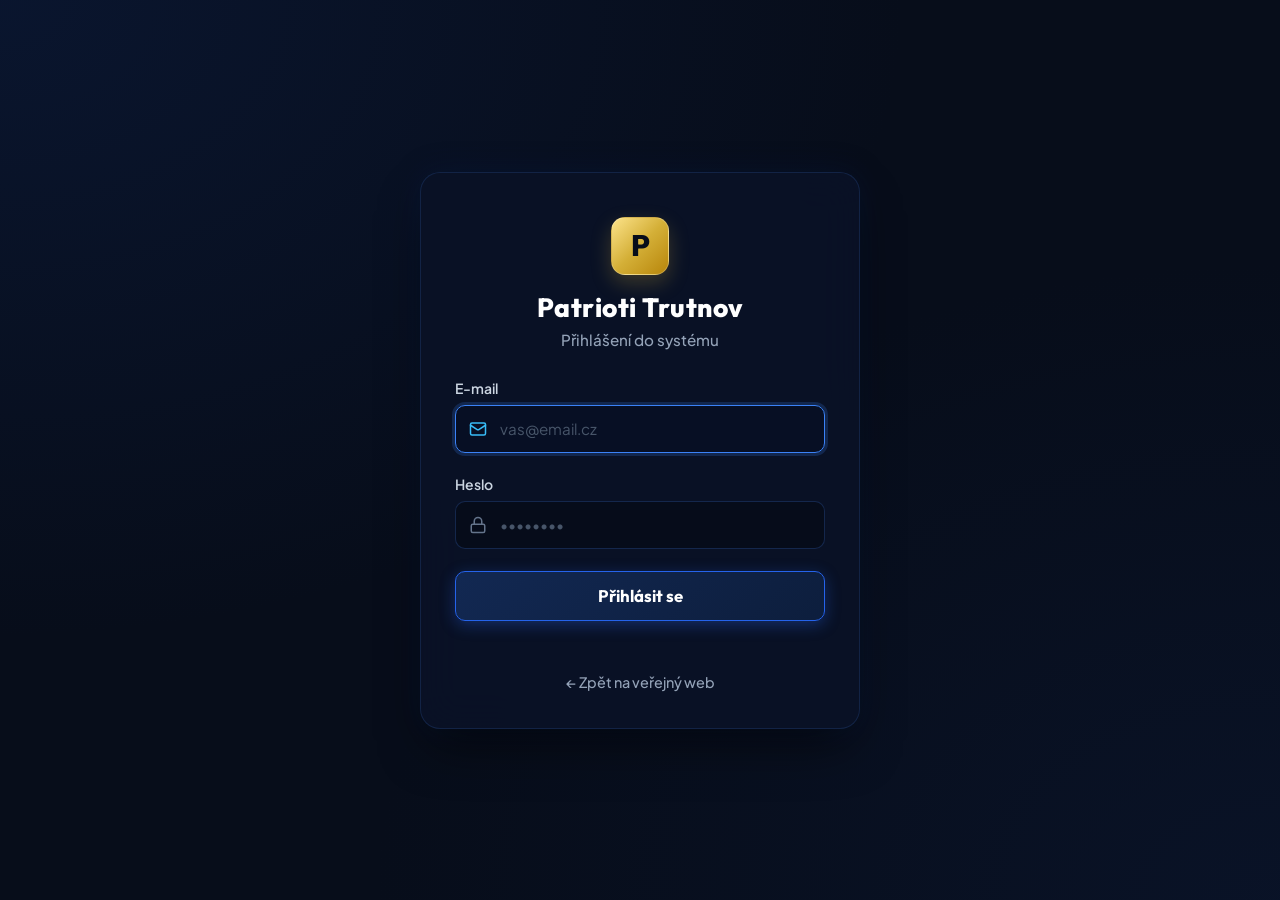
<file: wwwroot/admin.html>
<!DOCTYPE html>
<html lang="cs">
<head>
    <meta charset="UTF-8">
    <meta name="viewport" content="width=device-width, initial-scale=1.0">
    <title>Administrace | Patrioti Trutnov</title>
    <link rel="icon" type="image/png" href="img/PatriotiLogo.png">
    <link rel="preconnect" href="https://fonts.googleapis.com">
    <link rel="preconnect" href="https://fonts.gstatic.com" crossorigin>
    <link href="https://fonts.googleapis.com/css2?family=Outfit:wght@300;400;500;600;700;800&family=Plus+Jakarta+Sans:wght@400;500;600;700&display=swap" rel="stylesheet">
    <link rel="stylesheet" href="css/main.css">
    <style>
        :root {
            --admin-bg: #070c1a;
            --admin-card: rgba(16, 26, 56, 0.75);
            --admin-border: rgba(212, 175, 55, 0.25);
            --admin-accent: #d4af37;
            --admin-accent-hover: #f3c94d;
        }

        body {
            background-color: var(--admin-bg);
            background-image: 
                radial-gradient(at 0% 0%, rgba(20, 35, 75, 0.4) 0px, transparent 50%),
                radial-gradient(at 100% 100%, rgba(15, 23, 42, 0.8) 0px, transparent 50%);
            min-height: 100vh;
            color: #f1f5f9;
            font-family: 'Plus Jakarta Sans', sans-serif;
            display: flex;
            flex-direction: column;
            margin: 0;
        }

        .admin-header {
            background: rgba(11, 19, 43, 0.9);
            backdrop-filter: blur(12px);
            -webkit-backdrop-filter: blur(12px);
            border-bottom: 1px solid var(--admin-border);
            padding: 14px 24px;
            position: sticky;
            top: 0;
            z-index: 100;
        }

        .admin-header-container {
            max-width: 1200px;
            margin: 0 auto;
            display: flex;
            justify-content: space-between;
            align-items: center;
            flex-wrap: wrap;
            gap: 15px;
        }

        .admin-brand {
            display: flex;
            align-items: center;
            gap: 12px;
            text-decoration: none;
            color: #ffffff;
        }

        .admin-brand img {
            height: 38px;
            width: auto;
        }

        .admin-brand-title {
            font-family: 'Outfit', sans-serif;
            font-size: 1.25rem;
            font-weight: 700;
            letter-spacing: 0.5px;
        }

        .admin-badge {
            background: rgba(212, 175, 55, 0.15);
            border: 1px solid var(--admin-accent);
            color: var(--admin-accent);
            padding: 3px 10px;
            border-radius: 20px;
            font-size: 0.75rem;
            font-weight: 700;
            text-transform: uppercase;
            letter-spacing: 0.5px;
        }

        .admin-nav-actions {
            display: flex;
            align-items: center;
            gap: 12px;
        }

        .btn-admin-link {
            display: inline-flex;
            align-items: center;
            gap: 6px;
            padding: 8px 14px;
            border-radius: 8px;
            font-size: 0.875rem;
            font-weight: 600;
            text-decoration: none;
            color: #cbd5e1;
            background: rgba(255, 255, 255, 0.05);
            border: 1px solid rgba(255, 255, 255, 0.1);
            transition: all 0.2s ease;
        }

        .btn-admin-link:hover {
            background: rgba(255, 255, 255, 0.12);
            color: #ffffff;
        }

        .btn-admin-logout {
            background: rgba(239, 68, 68, 0.15);
            border: 1px solid rgba(239, 68, 68, 0.4);
            color: #fca5a5;
        }

        .btn-admin-logout:hover {
            background: rgba(239, 68, 68, 0.3);
            color: #ffffff;
        }

        .admin-main {
            max-width: 1200px;
            margin: 0 auto;
            padding: 30px 20px 60px 20px;
            flex: 1;
            width: 100%;
            box-sizing: border-box;
        }

        /* Login Card */
        .login-wrapper {
            max-width: 440px;
            margin: 60px auto;
        }

        .login-card {
            background: var(--admin-card);
            border: 1px solid var(--admin-border);
            border-radius: 16px;
            padding: 36px 30px;
            box-shadow: 0 15px 35px rgba(0, 0, 0, 0.4);
            backdrop-filter: blur(16px);
        }

        .login-card-header {
            text-align: center;
            margin-bottom: 26px;
        }

        .login-card-header img {
            height: 60px;
            margin-bottom: 12px;
        }

        .login-card-header h2 {
            margin: 0;
            font-size: 1.5rem;
            font-family: 'Outfit', sans-serif;
            color: #ffffff;
        }

        .login-card-header p {
            margin: 6px 0 0 0;
            font-size: 0.9rem;
            color: #94a3b8;
        }

        .form-group {
            margin-bottom: 20px;
        }

        .form-group label {
            display: block;
            margin-bottom: 8px;
            font-size: 0.875rem;
            font-weight: 600;
            color: #cbd5e1;
        }

        .form-control {
            width: 100%;
            padding: 12px 14px;
            background: rgba(8, 14, 30, 0.8);
            border: 1px solid rgba(255, 255, 255, 0.15);
            border-radius: 8px;
            color: #ffffff;
            font-size: 0.95rem;
            box-sizing: border-box;
            transition: border-color 0.2s;
        }

        .form-control:focus {
            outline: none;
            border-color: var(--admin-accent);
            box-shadow: 0 0 0 3px rgba(212, 175, 55, 0.2);
        }

        .btn-gold {
            background: linear-gradient(135deg, var(--admin-accent) 0%, #b8860b 100%);
            color: #0b132b;
            font-weight: 700;
            padding: 12px 20px;
            border-radius: 8px;
            border: none;
            cursor: pointer;
            width: 100%;
            font-size: 1rem;
            transition: all 0.2s ease;
        }

        .btn-gold:hover {
            background: linear-gradient(135deg, var(--admin-accent-hover) 0%, #d4af37 100%);
            transform: translateY(-1px);
            box-shadow: 0 4px 14px rgba(212, 175, 55, 0.3);
        }

        .btn-gold:disabled {
            opacity: 0.6;
            cursor: not-allowed;
            transform: none;
        }

        .alert-error {
            background: rgba(239, 68, 68, 0.15);
            border: 1px solid rgba(239, 68, 68, 0.4);
            color: #fca5a5;
            padding: 10px 14px;
            border-radius: 8px;
            font-size: 0.875rem;
            margin-bottom: 18px;
            display: none;
        }

        .alert-success {
            background: rgba(34, 197, 94, 0.15);
            border: 1px solid rgba(34, 197, 94, 0.4);
            color: #86efac;
            padding: 12px 16px;
            border-radius: 8px;
            font-size: 0.9rem;
            margin-bottom: 20px;
            display: none;
        }

        /* Dashboard View */
        .admin-tabs {
            display: flex;
            gap: 10px;
            border-bottom: 1px solid rgba(255, 255, 255, 0.1);
            margin-bottom: 26px;
        }

        .admin-tab-btn {
            background: transparent;
            border: none;
            color: #94a3b8;
            font-size: 1rem;
            font-weight: 600;
            padding: 12px 18px;
            cursor: pointer;
            border-bottom: 2px solid transparent;
            transition: all 0.2s ease;
            display: inline-flex;
            align-items: center;
            gap: 8px;
        }

        .admin-tab-btn:hover {
            color: #ffffff;
        }

        .admin-tab-btn.active {
            color: var(--admin-accent);
            border-bottom-color: var(--admin-accent);
        }

        .tab-pane {
            display: none;
        }

        .tab-pane.active {
            display: block;
        }

        /* Settings Card */
        .settings-card {
            background: var(--admin-card);
            border: 1px solid var(--admin-border);
            border-radius: 16px;
            padding: 30px;
            backdrop-filter: blur(16px);
            margin-bottom: 25px;
        }

        .settings-card-header {
            margin-bottom: 22px;
        }

        .settings-card-header h3 {
            margin: 0;
            font-family: 'Outfit', sans-serif;
            font-size: 1.4rem;
            color: #ffffff;
            display: flex;
            align-items: center;
            gap: 10px;
        }

        .settings-card-header p {
            margin: 8px 0 0 0;
            font-size: 0.95rem;
            color: #94a3b8;
            line-height: 1.5;
        }

        .info-pill-bar {
            display: flex;
            flex-wrap: wrap;
            gap: 12px;
            margin: 16px 0 24px 0;
            background: rgba(11, 19, 43, 0.6);
            border: 1px solid rgba(255, 255, 255, 0.08);
            border-radius: 10px;
            padding: 14px 18px;
        }

        .info-pill {
            font-size: 0.85rem;
            color: #cbd5e1;
            display: flex;
            align-items: center;
            gap: 6px;
        }

        .info-pill code {
            background: rgba(212, 175, 55, 0.15);
            color: var(--admin-accent);
            padding: 2px 6px;
            border-radius: 4px;
            font-weight: 700;
        }

        .email-list {
            display: flex;
            flex-direction: column;
            gap: 10px;
            margin-bottom: 24px;
        }

        .email-item {
            display: flex;
            justify-content: space-between;
            align-items: center;
            background: rgba(8, 14, 30, 0.6);
            border: 1px solid rgba(255, 255, 255, 0.1);
            border-radius: 10px;
            padding: 12px 18px;
            transition: all 0.2s;
        }

        .email-item:hover {
            border-color: rgba(212, 175, 55, 0.4);
            background: rgba(8, 14, 30, 0.9);
        }

        .email-item-address {
            display: flex;
            align-items: center;
            gap: 10px;
            font-weight: 600;
            color: #ffffff;
            font-size: 0.95rem;
        }

        .email-item-badge {
            background: rgba(59, 130, 246, 0.15);
            border: 1px solid rgba(59, 130, 246, 0.4);
            color: #60a5fa;
            font-size: 0.75rem;
            padding: 2px 8px;
            border-radius: 12px;
            font-weight: 600;
        }

        .btn-delete-email {
            background: rgba(239, 68, 68, 0.15);
            border: 1px solid rgba(239, 68, 68, 0.3);
            color: #fca5a5;
            padding: 6px 12px;
            border-radius: 6px;
            cursor: pointer;
            font-size: 0.85rem;
            font-weight: 600;
            transition: all 0.2s;
        }

        .btn-delete-email:hover {
            background: rgba(239, 68, 68, 0.3);
            color: #ffffff;
        }

        .add-email-form {
            display: flex;
            gap: 12px;
            margin-bottom: 25px;
            flex-wrap: wrap;
        }

        .add-email-form .form-control {
            flex: 1;
            min-width: 250px;
        }

        .add-email-form .btn-add {
            background: rgba(59, 130, 246, 0.2);
            border: 1px solid rgba(59, 130, 246, 0.5);
            color: #60a5fa;
            font-weight: 600;
            padding: 0 20px;
            border-radius: 8px;
            cursor: pointer;
            transition: all 0.2s;
            display: inline-flex;
            align-items: center;
            gap: 6px;
            white-space: nowrap;
        }

        .add-email-form .btn-add:hover {
            background: rgba(59, 130, 246, 0.4);
            color: #ffffff;
        }

        /* Leads Table */
        .leads-table-container {
            overflow-x: auto;
            border-radius: 12px;
            border: 1px solid rgba(255, 255, 255, 0.1);
            background: var(--admin-card);
        }

        .leads-table {
            width: 100%;
            border-collapse: collapse;
            font-size: 0.9rem;
            text-align: left;
        }

        .leads-table th {
            background: rgba(11, 19, 43, 0.9);
            color: var(--admin-accent);
            font-weight: 700;
            padding: 14px 16px;
            border-bottom: 1px solid rgba(255, 255, 255, 0.1);
            white-space: nowrap;
        }

        .leads-table td {
            padding: 14px 16px;
            border-bottom: 1px solid rgba(255, 255, 255, 0.05);
            color: #cbd5e1;
            vertical-align: top;
        }

        .leads-table tr:hover td {
            background: rgba(255, 255, 255, 0.02);
        }

        .leads-table .lead-name {
            font-weight: 700;
            color: #ffffff;
            white-space: nowrap;
        }

        .leads-table .lead-email a {
            color: #60a5fa;
            text-decoration: none;
        }

        .leads-table .lead-topic {
            color: var(--admin-accent);
            font-weight: 600;
        }

        .leads-table .lead-msg {
            max-width: 320px;
            line-height: 1.4;
            white-space: pre-line;
            word-break: break-word;
        }

        .leads-table .lead-date {
            white-space: nowrap;
            color: #94a3b8;
            font-size: 0.8rem;
        }

        .empty-state {
            padding: 40px 20px;
            text-align: center;
            color: #94a3b8;
        }

        .empty-state p {
            margin: 8px 0 0 0;
            font-size: 0.95rem;
        }
    </style>
</head>
<body>
    <!-- Header -->
    <header class="admin-header">
        <div class="admin-header-container">
            <a href="index.html" class="admin-brand">
                <img src="img/PatriotiLogoBlack.png" alt="Patrioti Trutnov Logo">
                <span class="admin-brand-title">Patrioti Trutnov</span>
                <span class="admin-badge">Administrace</span>
            </a>
            <div class="admin-nav-actions" id="adminNavActions" style="display: none;">
                <span id="adminUsernameDisplay" style="font-size: 0.875rem; color: #94a3b8; font-weight: 600;"></span>
                <a href="client.html" class="btn-admin-link" style="color: var(--admin-accent); border-color: rgba(212,175,55,0.4);">👤 Klientská zóna</a>
                <a href="index.html" class="btn-admin-link" target="_blank">🌐 Web</a>
                <button type="button" id="adminLogoutBtn" class="btn-admin-link btn-admin-logout">Odhlásit</button>
            </div>
        </div>
    </header>

    <!-- Main Content -->
    <main class="admin-main">
        <!-- 1. Login View / Redirecting -->
        <div id="loginView" class="login-wrapper" style="display: none;">
            <div class="login-card" style="text-align: center; padding: 40px 24px;">
                <img src="img/PatriotiLogoBlack.png" alt="Patrioti Trutnov" style="height: 60px; margin-bottom: 16px;">
                <h2 style="font-family: 'Outfit', sans-serif; margin-bottom: 8px; color: #ffffff;">Ověřování oprávnění...</h2>
                <p style="color: #94a3b8; margin-bottom: 24px;">Pro přístup do administrace je vyžadováno přihlášení.</p>
                <a href="login.html" class="btn-gold" style="display: inline-block; text-decoration: none; padding: 12px 24px;">Přejít na přihlášení do systému</a>
            </div>
        </div>

        <!-- 2. Dashboard View -->
        <div id="dashboardView" style="display: none;">
            <div class="admin-tabs">
                <button type="button" class="admin-tab-btn active" data-tab="settingsTab">
                    ⚙️ Nastavení e-mailů
                </button>
                <button type="button" class="admin-tab-btn" data-tab="leadsTab">
                    📥 Doručené zprávy <span id="leadsCountBadge" class="admin-badge" style="margin-left: 6px; display: none;">0</span>
                </button>
            </div>

            <!-- Tab 1: Settings -->
            <div id="settingsTab" class="tab-pane active">
                <div class="settings-card">
                    <div class="settings-card-header">
                        <h3>📧 Příjemci příchozích e-mailů</h3>
                        <p>
                            Zde můžete spravovat seznam e-mailových adres, kam budou přeposílány veškeré poptávky a zprávy z kontaktního formuláře na webu.
                        </p>
                    </div>

                    <div class="info-pill-bar">
                        <div class="info-pill">
                            <span>📌 <strong>Prefix předmětu:</strong></span>
                            <code>PatriotiTrutnov_</code>
                        </div>
                        <div class="info-pill">
                            <span>📌 <strong>Odesílatel:</strong></span>
                            <code>Patrioti Trutnov &lt;info@patriotitrutnov.cz&gt;</code>
                        </div>
                        <div class="info-pill">
                            <span>📌 <strong>Reply-To:</strong></span>
                            <span>E-mail odesílatele formuláře</span>
                        </div>
                    </div>

                    <div id="settingsSuccess" class="alert-success"></div>
                    <div id="settingsError" class="alert-error"></div>

                    <label style="display: block; font-weight: 700; margin-bottom: 12px; font-size: 0.95rem; color: #cbd5e1;">
                        Aktivní seznam příjemců notifikací:
                    </label>

                    <div id="emailListContainer" class="email-list">
                        <!-- Populated by JS -->
                    </div>

                    <!-- Add New Email -->
                    <form id="addEmailForm" class="add-email-form">
                        <input type="email" id="newEmailInput" class="form-control" placeholder="Zadejte novou e-mailovou adresu (např. tym@patriotitrutnov.cz)" required>
                        <button type="submit" class="btn-add">➕ Přidat e-mail</button>
                    </form>

                    <div style="margin-top: 25px; display: flex; justify-content: flex-end;">
                        <button type="button" id="saveSettingsBtn" class="btn-gold" style="width: auto; padding: 12px 28px;">
                            💾 Uložit nastavení
                        </button>
                    </div>
                </div>
            </div>

            <!-- Tab 2: Leads -->
            <div id="leadsTab" class="tab-pane">
                <div class="settings-card">
                    <div class="settings-card-header" style="display: flex; justify-content: space-between; align-items: center; flex-wrap: wrap; gap: 15px;">
                        <div>
                            <h3>📥 Doručené zprávy a kontakty</h3>
                            <p>Přehled všech odeslaných formulářů od občanů z webu.</p>
                        </div>
                        <button type="button" id="refreshLeadsBtn" class="btn-admin-link">🔄 Obnovit zprávy</button>
                    </div>

                    <div class="leads-table-container">
                        <table class="leads-table">
                            <thead>
                                <tr>
                                    <th>Datum</th>
                                    <th>Jméno</th>
                                    <th>E-mail</th>
                                    <th>Telefon</th>
                                    <th>Zajímá mě</th>
                                    <th>Zpráva / vzkaz</th>
                                    <th>Akce</th>
                                </tr>
                            </thead>
                            <tbody id="leadsTableBody">
                                <!-- Populated by JS -->
                            </tbody>
                        </table>
                        <div id="leadsEmptyState" class="empty-state" style="display: none;">
                            <span style="font-size: 2rem;">📭</span>
                            <p>Zatím nebyly doručeny žádné zprávy.</p>
                        </div>
                    </div>
                </div>
            </div>
        </div>
    </main>

    <script src="js/admin.js"></script>
</body>
</html>
</file>
<file: wwwroot/css/main.css>
:root {
    --bg-deep: #120e03;
    --bg-surface: #1e1706;
    --bg-glass: rgba(30, 23, 6, 0.85);

    --accent: #eab308;
    --accent-light: #fde047;
    --accent-gradient: linear-gradient(135deg, #f59e0b 0%, #d97706 100%);
    
    --text-primary: #fef3c7;
    --text-secondary: #fde68a;
    --border: rgba(234, 179, 8, 0.25);
    --btn-text: #0f172a;
    
    --transition: all 0.4s cubic-bezier(0.165, 0.84, 0.44, 1);
    --input-bg: rgba(255, 255, 255, 0.03);
    --header-bg: rgba(18, 14, 3, 0.88);
    --selector-bg: rgba(255, 255, 255, 0.08);
}

.gold-theme {
    --bg-deep: #120e03;
    --bg-surface: #1e1706;
    --bg-glass: rgba(30, 23, 6, 0.85);
    --text-primary: #fef3c7;
    --text-secondary: #fde68a;
    --border: rgba(234, 179, 8, 0.25);
    --input-bg: rgba(255, 255, 255, 0.03);
    --header-bg: rgba(18, 14, 3, 0.88);
    --accent: #eab308;
    --accent-light: #fde047;
    --accent-gradient: linear-gradient(135deg, #f59e0b 0%, #d97706 100%);
    --selector-bg: rgba(255, 255, 255, 0.08);
    --btn-text: #0f172a;
}

.dark-theme {
    --bg-deep: #000000;
    --bg-surface: #0a0f1a;
    --bg-glass: rgba(10, 15, 26, 0.85);
    --text-primary: #f1f5f9;
    --text-secondary: #94a3b8;
    --border: rgba(59, 130, 246, 0.2);
    --input-bg: rgba(255, 255, 255, 0.03);
    --header-bg: rgba(0, 0, 0, 0.85);
    --accent: #3b82f6;
    --accent-light: #60a5fa;
    --accent-gradient: linear-gradient(135deg, #3b82f6 0%, #2563eb 100%);
    --selector-bg: rgba(255, 255, 255, 0.05);
    --btn-text: #ffffff;
}

.light-theme {
    --bg-deep: #eaedf2;
    --bg-surface: #f4f6fa;
    --bg-glass: rgba(244, 246, 250, 0.90);
    --text-primary: #1e293b;
    --text-secondary: #475569;
    --border: rgba(100, 116, 139, 0.25);
    --input-bg: rgba(0, 0, 0, 0.03);
    --header-bg: rgba(234, 237, 242, 0.92);
    --accent: #1e40af;
    --accent-light: #2563eb;
    --accent-gradient: linear-gradient(135deg, #1e40af 0%, #2563eb 100%);
    --selector-bg: rgba(0, 0, 0, 0.05);
    --btn-text: #ffffff;
}

.red-theme {
    --bg-deep: #140505;
    --bg-surface: #220c0c;
    --bg-glass: rgba(34, 12, 12, 0.85);
    --text-primary: #fecaca;
    --text-secondary: #fca5a5;
    --border: rgba(239, 68, 68, 0.25);
    --input-bg: rgba(255, 255, 255, 0.03);
    --header-bg: rgba(20, 5, 5, 0.85);
    --accent: #ef4444;
    --accent-light: #f87171;
    --accent-gradient: linear-gradient(135deg, #ef4444 0%, #f97316 100%);
    --selector-bg: rgba(255, 255, 255, 0.08);
    --btn-text: #ffffff;
}

.green-theme {
    --bg-deep: #05140b;
    --bg-surface: #0b2214;
    --bg-glass: rgba(11, 34, 20, 0.85);
    --text-primary: #d1fae5;
    --text-secondary: #a7f3d0;
    --border: rgba(16, 185, 129, 0.25);
    --input-bg: rgba(255, 255, 255, 0.03);
    --header-bg: rgba(5, 20, 11, 0.85);
    --accent: #10b981;
    --accent-light: #34d399;
    --accent-gradient: linear-gradient(135deg, #10b981 0%, #059669 100%);
    --selector-bg: rgba(255, 255, 255, 0.08);
    --btn-text: #ffffff;
}

.water-theme {
    --bg-deep: #02121e;
    --bg-surface: #062033;
    --bg-glass: rgba(6, 32, 51, 0.85);
    --text-primary: #e0f2fe;
    --text-secondary: #7dd3fc;
    --border: rgba(6, 182, 212, 0.25);
    --input-bg: rgba(255, 255, 255, 0.03);
    --header-bg: rgba(2, 18, 30, 0.88);
    --accent: #06b6d4;
    --accent-light: #38bdf8;
    --accent-gradient: linear-gradient(135deg, #06b6d4 0%, #0284c7 100%);
    --selector-bg: rgba(255, 255, 255, 0.08);
    --btn-text: #ffffff;
}

.patrioti-theme {
    --bg-deep: #08111d;
    --bg-surface: #0e1d33;
    --bg-glass: rgba(14, 29, 51, 0.88);
    --text-primary: #f8fafc;
    --text-secondary: #cbd5e1;
    --border: rgba(0, 194, 203, 0.28);
    --input-bg: rgba(255, 255, 255, 0.04);
    --header-bg: rgba(8, 17, 29, 0.90);
    --accent: #00c2cb;
    --accent-light: #38e1ea;
    --accent-gradient: linear-gradient(135deg, #00c2cb 0%, #0284c7 45%, #f59e0b 100%);
    --selector-bg: rgba(255, 255, 255, 0.08);
    --btn-text: #08111d;
}


* {
    margin: 0;
    padding: 0;
    box-sizing: border-box;
}

body {
    background-color: var(--bg-deep);
    color: var(--text-primary);
    font-family: 'Inter', sans-serif;
    line-height: 1.6;
    overflow-x: hidden;
}

h1, h2, h3 {
    font-family: 'Outfit', sans-serif;
}

.container {
    max-width: 1200px;
    margin: 0 auto;
    padding: 0 20px;
}

.section {
    padding: 100px 0;
    scroll-margin-top: 155px; /* Offset to prevent header overlap when clicking anchors */
}

.text-accent {
    background: var(--accent-gradient);
    -webkit-background-clip: text;
    background-clip: text;
    -webkit-text-fill-color: transparent;
}

/* Header */
.header {
    position: fixed;
    top: 0;
    width: 100%;
    z-index: 1000;
    padding: 8px 0;
    background: var(--header-bg);
    backdrop-filter: blur(12px);
    transition: padding 0.3s cubic-bezier(0.165, 0.84, 0.44, 1), background 0.3s ease, box-shadow 0.3s ease;
}

/* Shrinking header on scroll */
.header.scrolled {
    padding: 5px 0;
    background: var(--header-bg);
    box-shadow: 0 4px 20px rgba(0, 0, 0, 0.45);
    border-bottom: 1px solid var(--border);
}

.header-container {
    display: flex;
    justify-content: space-between;
    align-items: center;
    max-width: 1400px;
    width: 100%;
}

.logo {
    display: flex;
    align-items: center;
    gap: 12px;
    font-size: 1.4rem;
    font-weight: 800;
    letter-spacing: -1px;
    text-decoration: none;
    color: var(--text-primary);
    cursor: pointer;
    white-space: nowrap;
    flex-shrink: 0;
    transition: font-size 0.3s ease;
}

.header.scrolled .logo {
    font-size: 1.2rem;
    gap: 10px;
}

.header-logo-img {
    height: 75px;
    width: auto;
    object-fit: contain;
    transition: height 0.3s cubic-bezier(0.165, 0.84, 0.44, 1), transform 0.3s ease;
}

.header.scrolled .header-logo-img {
    height: 48px;
}

/* Dignified logo hover (no wild rotating or tilting) */
.logo:hover .header-logo-img {
    transform: scale(1.04);
}

.logo span {
    color: var(--accent);
}

/* Symmetrical Header Volte 1 Badge */
.header-volte-badge {
    display: inline-flex;
    align-items: center;
    justify-content: center;
    flex-shrink: 0;
    text-decoration: none;
    line-height: 0;
    margin-left: 14px;
    transition: transform 0.3s cubic-bezier(0.165, 0.84, 0.44, 1);
}

.header-volte-badge img {
    height: 56px;
    width: 56px;
    object-fit: contain;
    filter: drop-shadow(0 4px 14px rgba(234, 179, 8, 0.4));
    transition: height 0.3s cubic-bezier(0.165, 0.84, 0.44, 1), width 0.3s cubic-bezier(0.165, 0.84, 0.44, 1), transform 0.3s ease, filter 0.3s ease;
}

.header.scrolled .header-volte-badge img {
    height: 40px;
    width: 40px;
}

.header-volte-badge:hover img {
    transform: scale(1.08) rotate(2deg);
    filter: drop-shadow(0 6px 18px rgba(234, 179, 8, 0.65));
}

/* Mobile Navigation Toggle Button */
.nav-toggle {
    display: none;
    background: none;
    border: none;
    cursor: pointer;
    padding: 10px;
    z-index: 1010;
    outline: none;
}

.nav-toggle span {
    display: block;
    width: 25px;
    height: 3px;
    background: var(--text-primary);
    margin: 5px 0;
    transition: var(--transition);
    border-radius: 2px;
}

/* Hamburger transform to X when active */
.nav-toggle.active span:nth-child(1) {
    transform: rotate(-45deg) translate(-5px, 6px);
}

.nav-toggle.active span:nth-child(2) {
    opacity: 0;
}

.nav-toggle.active span:nth-child(3) {
    transform: rotate(45deg) translate(-5px, -6px);
}

.nav {
    display: flex;
    align-items: center;
    gap: 22px;
}

.nav-list {
    display: flex;
    list-style: none;
    gap: 18px;
    align-items: center;
    margin: 0;
    padding: 0;
}

.nav-list li {
    display: flex;
    align-items: center;
}

.nav-list a {
    text-decoration: none;
    color: var(--text-primary);
    font-weight: 500;
    font-size: 0.92rem;
    transition: color 0.3s;
    white-space: nowrap;
    display: inline-block;
}

.nav-list a:hover {
    color: var(--accent-light);
}

/* Buttons */
.btn-primary {
    display: inline-block;
    padding: 11px 24px;
    background: var(--accent-gradient);
    color: var(--btn-text, #ffffff);
    text-decoration: none;
    border-radius: 6px;
    font-weight: 700;
    text-transform: uppercase;
    font-size: 0.8rem;
    letter-spacing: 1px;
    border: none;
    cursor: pointer;
    transition: var(--transition);
    white-space: nowrap;
}

.btn-primary:hover {
    transform: translateY(-2px);
    box-shadow: 0 10px 25px rgba(59, 130, 246, 0.3);
}

.btn-secondary {
    display: inline-block;
    padding: 12px 28px;
    background: transparent;
    color: var(--accent-light);
    text-decoration: none;
    border-radius: 6px;
    font-weight: 600;
    font-size: 0.85rem;
    border: 1px solid var(--border);
    transition: var(--transition);
    margin-left: 12px;
}

.btn-secondary:hover {
    background: rgba(59, 130, 246, 0.1);
    border-color: var(--accent);
}

.w-full {
    width: 100%;
}

/* Hero */
.hero {
    min-height: 100vh;
    height: auto;
    display: flex;
    align-items: center;
    background: radial-gradient(circle at top right, rgba(59, 130, 246, 0.08), transparent 50%);
    padding-top: 190px;
    padding-bottom: 80px;
}

.hero-vertical {
    display: flex;
    flex-direction: column;
    align-items: center;
    gap: 40px;
    text-align: center;
    width: 100%;
}

.hero-banner-container {
    display: flex;
    justify-content: center;
    align-items: center;
    position: relative;
    width: 100%;
}

.hero-banner-img {
    width: 100%;
    height: auto;
    max-height: 250px;
    max-width: 780px;
    object-fit: contain;
    filter: drop-shadow(0 20px 45px rgba(59, 130, 246, 0.25));
    animation: floatAnimation 6s ease-in-out infinite;
}

@keyframes floatAnimation {
    0% { transform: translateY(0px); }
    50% { transform: translateY(-15px); }
    100% { transform: translateY(0px); }
}

.hero-title {
    font-size: 3.5rem;
    line-height: 1.1;
    margin-bottom: 20px;
}

.hero-desc {
    font-size: 1.1rem;
    color: var(--text-secondary);
    max-width: 560px;
    margin: 0 auto 30px auto;
}

.hero-actions {
    display: flex;
    justify-content: center;
    align-items: center;
    gap: 16px;
    flex-wrap: wrap;
}

.hero-actions .btn-secondary {
    margin-left: 0;
}

.hero-actions .btn-primary,
.hero-actions .btn-secondary {
    padding: 13px 30px;
    font-size: 0.9rem;
    font-weight: 700;
}

.badge {
    color: var(--accent);
    text-transform: uppercase;
    font-size: 0.8rem;
    font-weight: 700;
    letter-spacing: 2px;
    display: block;
    margin-bottom: 20px;
}

/* Section header */
.section-header {
    margin-bottom: 20px;
}

.text-center {
    text-align: center;
}

.title {
    font-size: 2.5rem;
    margin-bottom: 12px;
}

.subtitle {
    color: var(--text-secondary);
    max-width: 600px;
    margin: 0 auto;
    font-size: 1rem;
}

/* Glass Card */
.glass-card {
    background: var(--bg-glass);
    backdrop-filter: blur(10px);
    border: 1px solid var(--border);
    padding: 40px;
    border-radius: 10px;
    transition: var(--transition);
}

.glass-card:hover {
    border-color: var(--accent);
    transform: translateY(-4px);
}

.glass-card .icon {
    font-size: 2rem;
    margin-bottom: 16px;
}

.glass-card h3 {
    margin-bottom: 8px;
    font-size: 1.2rem;
}

.glass-card p {
    color: var(--text-secondary);
    font-size: 0.9rem;
}

.grid {
    display: grid;
    grid-template-columns: repeat(3, 1fr);
    gap: 30px;
    margin-top: 50px;
}

/* Highlight section */
.highlight {
    background: var(--bg-surface);
}

/* Event Section */
.event-section {
    position: relative;
}

.event-card {
    background: var(--bg-glass);
    backdrop-filter: blur(12px);
    border: 1px solid var(--border);
    border-radius: 16px;
    padding: 40px;
    box-shadow: 0 15px 40px rgba(0, 0, 0, 0.25);
    margin-top: 30px;
}

.event-grid {
    display: grid;
    grid-template-columns: 1.15fr 0.85fr;
    gap: 40px;
    align-items: center;
}

.event-details h3 {
    font-size: 2rem;
    margin: 14px 0;
    line-height: 1.25;
    color: var(--text-primary);
}

.event-description {
    color: var(--text-secondary);
    font-size: 1.05rem;
    line-height: 1.6;
    margin-bottom: 24px;
}

.event-info-box {
    display: flex;
    flex-direction: column;
    gap: 12px;
    background: rgba(255, 255, 255, 0.04);
    border: 1px solid var(--border);
    border-left: 4px solid var(--accent);
    padding: 16px 20px;
    border-radius: 8px;
    margin-bottom: 24px;
}

.event-info-item {
    display: flex;
    align-items: center;
    gap: 12px;
    font-size: 1rem;
    color: var(--text-primary);
}

.event-info-icon {
    font-size: 1.25rem;
}

.event-guests {
    margin-bottom: 24px;
}

.event-guests-title {
    font-size: 0.85rem;
    font-weight: 700;
    text-transform: uppercase;
    letter-spacing: 0.8px;
    color: var(--accent);
    margin-bottom: 12px;
}

.guest-chips {
    display: grid;
    grid-template-columns: repeat(3, 1fr);
    gap: 12px;
}

.guest-chip {
    background: var(--selector-bg);
    border: 1px solid var(--border);
    border-radius: 10px;
    padding: 12px 10px;
    display: flex;
    flex-direction: column;
    align-items: center;
    justify-content: center;
    text-align: center;
    gap: 6px;
    transition: transform 0.2s ease, border-color 0.2s ease, box-shadow 0.2s ease;
}

.guest-chip:hover {
    border-color: var(--accent);
    transform: translateY(-2px);
    box-shadow: 0 6px 16px rgba(0, 0, 0, 0.25);
}

.guest-icon {
    font-size: 1.3rem;
    line-height: 1;
}

.guest-info {
    display: flex;
    flex-direction: column;
    gap: 2px;
}

.guest-name {
    font-weight: 700;
    font-size: 0.88rem;
    line-height: 1.25;
    color: var(--text-primary);
}

.guest-role {
    font-size: 0.76rem;
    color: var(--accent-light);
    font-weight: 600;
    line-height: 1.2;
}

/* Event Actions Layout */
.event-actions {
    display: flex;
    flex-direction: column;
    gap: 10px;
    width: 100%;
}

.btn-event-main {
    width: 100%;
    text-align: center;
    padding: 13px 20px;
    font-size: 0.85rem;
    letter-spacing: 0.5px;
    box-sizing: border-box;
    display: flex;
    align-items: center;
    justify-content: center;
    gap: 8px;
}

.event-actions-grid {
    display: grid;
    grid-template-columns: 1fr 1fr;
    gap: 10px;
    width: 100%;
}

.btn-event-item {
    margin: 0 !important;
    padding: 10px 12px !important;
    font-size: 0.82rem !important;
    text-align: center;
    display: inline-flex;
    align-items: center;
    justify-content: center;
    gap: 6px;
    box-sizing: border-box;
    width: 100%;
    white-space: nowrap;
}

.btn-event-fb {
    width: 100%;
    margin: 0 !important;
    padding: 10px 16px !important;
    font-size: 0.82rem !important;
    text-align: center;
    display: inline-flex;
    align-items: center;
    justify-content: center;
    gap: 8px;
    box-sizing: border-box;
}

.event-poster-wrapper {
    position: relative;
    display: block;
    border-radius: 12px;
    overflow: hidden;
    box-shadow: 0 12px 35px rgba(0, 0, 0, 0.35);
    border: 1px solid var(--border);
    transition: var(--transition);
    text-decoration: none;
}

.event-poster-wrapper:hover {
    transform: translateY(-4px);
    border-color: var(--accent);
    box-shadow: 0 18px 45px rgba(59, 130, 246, 0.25);
}

.event-poster-img {
    width: 100%;
    height: auto;
    display: block;
    object-fit: cover;
}

.event-poster-overlay {
    position: absolute;
    bottom: 0;
    left: 0;
    right: 0;
    background: linear-gradient(to top, rgba(0, 0, 0, 0.85) 0%, transparent 100%);
    color: #ffffff;
    padding: 24px 15px 12px;
    text-align: center;
    font-size: 0.85rem;
    font-weight: 600;
    display: flex;
    align-items: center;
    justify-content: center;
    gap: 6px;
}

/* Contact */
.contact-grid {
    display: grid;
    grid-template-columns: 1fr 1fr;
    gap: 80px;
    align-items: center;
}

.contact-info h2 {
    font-size: 2.5rem;
    margin-bottom: 16px;
}

.contact-info p {
    color: var(--text-secondary);
    font-size: 1rem;
}

.form-group {
    margin-bottom: 20px;
}

.form-group label {
    display: block;
    font-size: 0.8rem;
    color: var(--accent-light);
    margin-bottom: 8px;
    font-weight: 600;
}

.form-group input, .form-group select, .form-group textarea {
    width: 100%;
    padding: 12px;
    background: var(--input-bg);
    border: 1px solid var(--border);
    color: var(--text-primary);
    border-radius: 6px;
    font-size: 0.95rem;
    transition: var(--transition);
}

.form-group textarea {
    min-height: 100px;
    resize: vertical;
    font-family: inherit;
}

select option {
    background: var(--bg-surface);
    color: var(--text-primary);
}

.form-group input:focus, .form-group select:focus, .form-group textarea:focus {
    outline: none;
    border-color: var(--accent);
}

.status-message {
    margin-top: 12px;
    font-size: 0.85rem;
}

.status-message.success {
    color: #22c55e;
}

.status-message.error {
    color: #ef4444;
}

#contact {
    padding-bottom: 10px;
}

/* Footer */
.footer {
    padding: 10px 0 40px 0;
    border-top: 1px solid var(--border);
}

.footer-container {
    display: flex;
    justify-content: space-between;
    align-items: center;
}

.footer-left {
    flex: 1;
    text-align: left;
    order: 1;
    color: var(--text-secondary);
    font-size: 0.85rem;
}

.footer-brand {
    flex: 1;
    display: flex;
    justify-content: center;
    order: 2;
}

.footer-right {
    flex: 1;
    text-align: right;
    order: 3;
    color: var(--text-secondary);
    font-size: 0.85rem;
}

.footer-link {
    color: var(--accent-light);
    text-decoration: none;
    transition: var(--transition);
}

.footer-link:hover {
    color: var(--accent);
    text-decoration: underline;
}

.footer-logo-img {
    height: 260px;
    width: auto;
    opacity: 0.85;
    transition: var(--transition);
}

.footer-brand:hover .footer-logo-img {
    opacity: 1;
    transform: scale(1.05);
}

/* Animations */
.reveal {
    opacity: 0;
    transform: translateY(30px);
    transition: all 0.8s ease-out;
}

.reveal.active {
    opacity: 1;
    transform: translateY(0);
}

/* Responsive */
@media (max-width: 1250px) {
    .header-logo-img {
        height: 90px;
    }
    .logo {
        font-size: 1.3rem;
        gap: 8px;
    }
    .nav {
        gap: 14px;
    }
    .nav-list {
        gap: 12px;
    }
    .nav-list a {
        font-size: 0.84rem;
    }
    .btn-primary {
        padding: 9px 18px;
        font-size: 0.75rem;
    }
    .header-volte-badge img {
        height: 70px;
        width: 70px;
    }
    .header.scrolled .header-volte-badge img {
        height: 46px;
        width: 46px;
    }
}

@media (max-width: 992px) {
    .header-logo-img {
        height: 56px;
    }

    .header-volte-badge {
        order: 2;
        margin-left: auto;
        margin-right: 12px;
    }

    .header-volte-badge img {
        height: 44px;
        width: 44px;
    }

    .header.scrolled .header-volte-badge img {
        height: 36px;
        width: 36px;
    }

    .header {
        padding: 6px 0;
    }

    /* Mobile Navigation Dropdown */
    .nav-toggle {
        display: block;
        order: 3;
    }

    .nav {
        position: absolute;
        top: 100%;
        left: 0;
        width: 100%;
        background: var(--bg-surface);
        border-bottom: 1px solid var(--border);
        padding: 24px 20px;
        display: none;
        flex-direction: column;
        gap: 20px;
        align-items: center;
        z-index: 999;
        box-shadow: 0 10px 30px rgba(0, 0, 0, 0.5);
    }

    .nav.active {
        display: flex;
    }

    .nav-list {
        flex-direction: column;
        gap: 16px;
        align-items: center;
        width: 100%;
    }

    .nav-list a {
        font-size: 1rem;
    }

    .header-tools {
        display: flex;
        flex-direction: row;
        align-items: center;
        justify-content: center;
        gap: 12px;
        margin-top: 12px;
        margin-left: 0;
        width: 100%;
    }

    .theme-dropdown-menu {
        right: auto;
        left: 50%;
        transform: translateX(-50%);
    }
}

@media (max-width: 768px) {
    .section {
        padding: 60px 0;
        scroll-margin-top: 100px;
    }

    .hero {
        padding: 140px 0 60px 0;
    }

    .hero-vertical {
        gap: 25px;
    }

    .hero-banner-img {
        max-height: 140px;
        max-width: 100%;
    }

    .hero-title {
        font-size: 2.2rem;
    }

    .grid {
        grid-template-columns: 1fr;
    }

    .event-grid {
        grid-template-columns: 1fr;
        gap: 30px;
    }

    .event-card {
        padding: 24px 18px;
    }

    .event-countdown-bar {
        flex-direction: column;
        text-align: center;
        padding: 14px 12px;
        gap: 12px;
    }

    .countdown-header {
        justify-content: center;
    }

    .countdown-timer {
        justify-content: center;
    }

    .countdown-unit {
        min-width: 48px;
        padding: 4px 8px;
    }

    .countdown-value {
        font-size: 1.25rem;
    }

    .guest-chips {
        grid-template-columns: 1fr;
        gap: 10px;
    }

    .guest-chip {
        flex-direction: row;
        text-align: left;
        padding: 10px 14px;
        gap: 12px;
        justify-content: flex-start;
    }

    .guest-info {
        text-align: left;
    }

    .event-actions-grid {
        grid-template-columns: 1fr;
        gap: 8px;
    }

    .contact-grid {
        grid-template-columns: 1fr;
        gap: 40px;
    }

    .footer-container {
        flex-direction: column;
        gap: 20px;
        text-align: center;
    }

    .footer-left {
        order: 2;
        text-align: center;
    }

    .footer-brand {
        order: 1;
    }

    .footer-right {
        order: 3;
        text-align: center;
    }

    .footer-logo-img {
        height: 180px;
    }
}

@media (max-width: 480px) {
    .logo span {
        display: none;
    }
    .logo {
        font-size: 1.25rem;
    }
}

/* Header Tools (Facebook Button + Theme Dropdown Select) */
.header-tools {
    display: flex;
    align-items: center;
    gap: 10px;
    margin-left: 8px;
    flex-shrink: 0;
}

.header-fb-btn {
    display: inline-flex;
    align-items: center;
    gap: 6px;
    padding: 6px 12px;
    background: rgba(24, 119, 242, 0.12);
    border: 1px solid rgba(24, 119, 242, 0.35);
    border-radius: 6px;
    color: #ffffff;
    text-decoration: none;
    font-size: 0.8rem;
    font-weight: 600;
    transition: var(--transition);
}

.header-fb-btn:hover {
    background: #1877f2;
    color: #ffffff;
    border-color: #1877f2;
    transform: translateY(-1px);
    box-shadow: 0 4px 12px rgba(24, 119, 242, 0.35);
}

.header-fb-btn .fb-icon {
    width: 14px;
    height: 14px;
    fill: currentColor;
    flex-shrink: 0;
}

.header-yt-btn {
    display: inline-flex;
    align-items: center;
    gap: 6px;
    padding: 6px 12px;
    background: rgba(255, 0, 0, 0.12);
    border: 1px solid rgba(255, 0, 0, 0.35);
    border-radius: 6px;
    color: #ffffff;
    text-decoration: none;
    font-size: 0.8rem;
    font-weight: 600;
    transition: var(--transition);
}

.header-yt-btn:hover {
    background: #ff0000;
    color: #ffffff;
    border-color: #ff0000;
    transform: translateY(-1px);
    box-shadow: 0 4px 12px rgba(255, 0, 0, 0.35);
}

.header-yt-btn .yt-icon {
    width: 14px;
    height: 14px;
    fill: currentColor;
    flex-shrink: 0;
}

/* Theme Dropdown Select */
.theme-dropdown {
    position: relative;
    display: inline-block;
}

.theme-dropdown-trigger {
    display: inline-flex;
    align-items: center;
    gap: 7px;
    background: var(--selector-bg);
    border: 1px solid var(--border);
    color: var(--text-primary);
    padding: 6px 12px;
    border-radius: 6px;
    font-size: 0.82rem;
    font-weight: 600;
    cursor: pointer;
    outline: none;
    transition: var(--transition);
    white-space: nowrap;
}

.theme-dropdown-trigger:hover,
.theme-dropdown.open .theme-dropdown-trigger {
    border-color: var(--accent);
    background: rgba(255, 255, 255, 0.12);
    color: var(--accent-light);
}

.theme-current-icon {
    font-size: 0.95rem;
    line-height: 1;
}

.theme-current-name {
    font-size: 0.82rem;
    font-weight: 600;
}

.theme-dropdown-arrow {
    font-size: 0.72rem;
    transition: transform 0.25s ease;
    opacity: 0.85;
}

.theme-dropdown.open .theme-dropdown-arrow {
    transform: rotate(180deg);
}

.theme-dropdown-menu {
    position: absolute;
    top: calc(100% + 6px);
    right: 0;
    min-width: 155px;
    background: var(--bg-glass);
    backdrop-filter: blur(16px);
    border: 1px solid var(--border);
    border-radius: 10px;
    padding: 6px;
    box-shadow: 0 12px 32px rgba(0, 0, 0, 0.5);
    z-index: 1050;
    display: none;
    flex-direction: column;
    gap: 3px;
}

.theme-dropdown.open .theme-dropdown-menu {
    display: flex;
}

.theme-dropdown-item {
    display: flex;
    align-items: center;
    gap: 9px;
    padding: 7px 10px;
    border: none;
    background: transparent;
    color: var(--text-primary);
    border-radius: 6px;
    cursor: pointer;
    font-size: 0.84rem;
    font-weight: 500;
    text-align: left;
    transition: all 0.2s ease;
    width: 100%;
}

.theme-dropdown-item:hover {
    background: rgba(255, 255, 255, 0.1);
    color: var(--accent-light);
}

.theme-dropdown-item.active {
    background: var(--accent-gradient);
    color: var(--btn-text);
    font-weight: 700;
}

/* Event Countdown Bar */
.event-countdown-bar {
    background: rgba(255, 255, 255, 0.035);
    border: 1px solid var(--border);
    border-radius: 12px;
    padding: 16px 24px;
    margin-bottom: 30px;
    display: flex;
    flex-wrap: wrap;
    align-items: center;
    justify-content: space-between;
    gap: 16px;
}

.countdown-header {
    display: flex;
    align-items: center;
    gap: 10px;
}

.countdown-pulse {
    width: 10px;
    height: 10px;
    border-radius: 50%;
    background: #ef4444;
    box-shadow: 0 0 12px #ef4444;
    animation: countdownBlink 1.5s infinite;
}

@keyframes countdownBlink {
    0%, 100% { opacity: 1; transform: scale(1); }
    50% { opacity: 0.4; transform: scale(0.85); }
}

.countdown-title {
    font-size: 0.98rem;
    font-weight: 700;
    color: var(--text-primary);
}

.countdown-timer {
    display: flex;
    align-items: center;
    gap: 8px;
}

.countdown-unit {
    display: flex;
    flex-direction: column;
    align-items: center;
    background: rgba(0, 0, 0, 0.35);
    border: 1px solid var(--border);
    border-radius: 8px;
    padding: 6px 12px;
    min-width: 55px;
}

.countdown-value {
    font-family: 'Outfit', sans-serif;
    font-size: 1.45rem;
    font-weight: 800;
    color: var(--accent);
    line-height: 1.1;
}

.countdown-label {
    font-size: 0.65rem;
    text-transform: uppercase;
    letter-spacing: 0.5px;
    color: var(--text-secondary);
    font-weight: 600;
}

.countdown-separator {
    font-size: 1.3rem;
    font-weight: 800;
    color: var(--accent-light);
    opacity: 0.6;
}

/* Event Calendar & Map Action Buttons */
.btn-event-cal, .btn-event-map {
    font-size: 0.82rem;
    padding: 10px 16px;
    margin-left: 0;
    cursor: pointer;
    display: inline-flex;
    align-items: center;
    gap: 6px;
}

/* FAQ Accordion Section */
.faq-accordion {
    max-width: 860px;
    margin: 35px auto 0 auto;
    display: flex;
    flex-direction: column;
    gap: 16px;
}

.faq-item {
    padding: 0;
    border-radius: 12px;
    overflow: hidden;
    transition: var(--transition);
}

.faq-item.open {
    border-color: var(--accent);
    box-shadow: 0 8px 25px rgba(0, 0, 0, 0.25);
}

.faq-question {
    width: 100%;
    background: transparent;
    border: none;
    padding: 20px 24px;
    display: flex;
    align-items: center;
    justify-content: space-between;
    gap: 14px;
    cursor: pointer;
    text-align: left;
    color: var(--text-primary);
    font-family: inherit;
    transition: background 0.2s ease;
}

.faq-question:hover {
    background: rgba(255, 255, 255, 0.03);
}

.faq-icon {
    font-size: 1.25rem;
    line-height: 1;
    flex-shrink: 0;
}

.faq-title {
    font-family: 'Outfit', sans-serif;
    font-size: 1.1rem;
    font-weight: 700;
    flex: 1;
    color: var(--text-primary);
    line-height: 1.35;
}

.faq-chevron {
    font-size: 1.2rem;
    color: var(--accent-light);
    transition: transform 0.3s ease;
    flex-shrink: 0;
}

.faq-item.open .faq-chevron {
    transform: rotate(180deg);
}

.faq-answer {
    max-height: 0;
    overflow: hidden;
    transition: max-height 0.35s ease, padding 0.3s ease;
    padding: 0 24px;
    color: var(--text-secondary);
    font-size: 0.95rem;
    line-height: 1.65;
}

.faq-item.open .faq-answer {
    max-height: 450px;
    padding: 0 24px 22px 24px;
}

.faq-answer strong {
    color: var(--text-primary);
}

/* Volunteer / Support Checkboxes in Contact Form */
.support-options {
    background: rgba(255, 255, 255, 0.025);
    border: 1px dashed var(--border);
    border-radius: 8px;
    padding: 16px;
    margin-bottom: 20px;
}

.support-group-title {
    display: block;
    font-size: 0.85rem;
    font-weight: 700;
    color: var(--accent-light);
    margin-bottom: 12px;
    text-transform: uppercase;
    letter-spacing: 0.5px;
}

.checkbox-group {
    display: flex;
    flex-direction: column;
    gap: 10px;
}

.custom-checkbox-label {
    display: flex;
    align-items: flex-start;
    gap: 10px;
    cursor: pointer;
    font-size: 0.92rem;
    color: var(--text-primary);
    line-height: 1.4;
    user-select: none;
}

.custom-checkbox {
    width: 18px;
    height: 18px;
    accent-color: var(--accent);
    cursor: pointer;
    margin-top: 2px;
    flex-shrink: 0;
}

.checkbox-text strong {
    color: var(--accent-light);
}

.social-link {
    transition: var(--transition);
}

.social-link:hover {
    color: var(--accent) !important;
    transform: translateY(-2px);
}

/* Hero Badges */
.hero-badges-row {
    display: inline-flex;
    align-items: center;
    justify-content: center;
    gap: 12px;
    margin-bottom: 24px;
    flex-wrap: wrap;
}

.hero-badges-row .badge {
    margin-bottom: 0;
    display: inline-flex;
    align-items: center;
    font-size: 0.85rem;
    font-weight: 700;
    letter-spacing: 1px;
}

.badge-gold {
    background: linear-gradient(135deg, #f59e0b 0%, #d97706 100%) !important;
    color: #000000 !important;
    font-weight: 800 !important;
    letter-spacing: 1px;
    padding: 6px 16px !important;
    border-radius: 6px !important;
    box-shadow: 0 4px 14px rgba(217, 119, 6, 0.35);
    display: inline-flex;
    align-items: center;
    line-height: 1.3;
}

.hero-lead-text {
    font-size: 1.25rem;
    color: var(--accent-light);
    font-weight: 500;
    max-width: 650px;
    margin: 15px auto 0 auto;
}

/* About Grid */
.about-grid {
    display: grid;
    grid-template-columns: repeat(3, 1fr);
    gap: 30px;
    margin-top: 40px;
}

/* Candidates Section */
.candidates-grid {
    display: grid;
    grid-template-columns: repeat(3, 1fr);
    gap: 30px;
    margin-top: 40px;
}

.candidate-card {
    padding: 0;
    overflow: hidden;
    display: flex;
    flex-direction: column;
    position: relative;
    border-radius: 16px;
    background: var(--bg-glass);
    border: 1px solid var(--border);
    transition: var(--transition);
}

.candidate-leader {
    border-color: #eab308 !important;
    box-shadow: 0 10px 35px rgba(234, 179, 8, 0.18);
}

.leader-badge {
    position: absolute;
    top: 14px;
    left: 14px;
    background: linear-gradient(135deg, #eab308 0%, #ca8a04 100%);
    color: #0f172a;
    font-weight: 800;
    font-size: 0.75rem;
    padding: 5px 12px;
    border-radius: 20px;
    letter-spacing: 0.5px;
    z-index: 10;
    box-shadow: 0 4px 10px rgba(0, 0, 0, 0.3);
}

.candidate-photo-wrapper {
    width: 100%;
    aspect-ratio: 0.82;
    overflow: hidden;
    position: relative;
    background: rgba(0, 0, 0, 0.1);
}

.candidate-photo {
    width: 100%;
    height: 100%;
    object-fit: cover;
    object-position: top center;
    transition: transform 0.5s ease;
}

.candidate-card:hover .candidate-photo {
    transform: scale(1.04);
}

.candidate-body {
    padding: 24px 20px;
    text-align: center;
    display: flex;
    flex-direction: column;
    flex-grow: 1;
}

.candidate-name {
    font-size: 1.35rem;
    margin-bottom: 6px;
    color: var(--text-primary);
}

.candidate-tag {
    font-size: 0.85rem;
    color: var(--text-secondary);
    font-weight: 600;
    margin-bottom: 12px;
}

.candidate-tag-leader {
    color: #eab308;
    font-weight: 700;
}

.candidate-profession {
    font-size: 0.84rem;
    color: var(--accent-light);
    font-weight: 600;
    margin-bottom: 12px;
}

.leader-quote {
    font-style: italic;
    font-size: 0.95rem;
    line-height: 1.5;
    color: var(--text-primary);
    background: rgba(234, 179, 8, 0.08);
    border-left: 3px solid #eab308;
    padding: 12px 16px;
    border-radius: 0 8px 8px 0;
    margin: 8px 0 16px 0;
    text-align: left;
}

.candidate-priorities {
    display: flex;
    flex-wrap: wrap;
    gap: 8px;
    justify-content: center;
    margin-top: auto;
    padding-top: 16px;
}

.p-tag {
    font-size: 0.76rem;
    font-weight: 700;
    background: var(--selector-bg);
    border: 1px solid var(--border);
    color: var(--accent-light);
    padding: 4px 10px;
    border-radius: 20px;
    letter-spacing: 0.3px;
}

.candidate-focus {
    font-size: 0.92rem;
    line-height: 1.55;
    color: var(--text-secondary);
    margin: 0;
}

.candidate-focus a {
    color: var(--accent-light);
    text-decoration: underline;
    text-underline-offset: 3px;
    font-weight: 600;
    transition: var(--transition);
}

.candidate-focus a:hover {
    color: var(--accent);
    text-decoration: none;
}

/* 10 Priorities Program Grid */
.program-grid {
    display: grid;
    grid-template-columns: repeat(2, 1fr);
    gap: 25px;
    margin-top: 45px;
}

.program-card {
    display: flex;
    gap: 20px;
    padding: 28px;
    position: relative;
    border-radius: 14px;
    align-items: flex-start;
}

.program-number {
    font-size: 2.2rem;
    font-weight: 900;
    color: var(--accent);
    opacity: 0.85;
    line-height: 1;
    font-family: 'Outfit', sans-serif;
    min-width: 45px;
}

.program-content {
    flex: 1;
}

.program-badge {
    display: inline-block;
    font-size: 0.72rem;
    font-weight: 700;
    letter-spacing: 0.5px;
    text-transform: uppercase;
    color: var(--accent-light);
    margin-bottom: 8px;
}

.program-card h3 {
    font-size: 1.25rem;
    line-height: 1.3;
    margin-bottom: 10px;
    color: var(--text-primary);
}

.program-card p {
    font-size: 0.92rem;
    line-height: 1.6;
    color: var(--text-secondary);
    margin: 0;
}

.commitments-bar {
    margin-top: 40px;
    padding: 25px;
    border-radius: 12px;
    border-left: 4px solid var(--accent);
    background: rgba(255, 255, 255, 0.02);
}

.commitments-title {
    font-size: 1.05rem;
    font-weight: 700;
    color: var(--text-primary);
    margin-bottom: 15px;
}

.commitments-items {
    display: flex;
    flex-wrap: wrap;
    justify-content: center;
    gap: 20px;
}

.commit-item {
    font-size: 0.95rem;
    color: var(--accent-light);
    font-weight: 600;
}

/* Candidates full list (33 candidates) */
.candidates-full-wrapper {
    margin-top: 40px;
    padding: 30px;
    border-radius: 16px;
    transition: var(--transition);
}

.candidates-full-header {
    display: flex;
    align-items: center;
    gap: 24px;
}

.candidates-full-header .notice-icon {
    font-size: 2.4rem;
    flex-shrink: 0;
    line-height: 1;
}

.candidates-full-header .notice-body {
    flex: 1;
}

.kandidatka-badge-row {
    display: flex;
    gap: 8px;
    margin-bottom: 8px;
    flex-wrap: wrap;
}

.kandidatka-badge-row .badge-accent {
    background: rgba(234, 179, 8, 0.2);
    color: var(--accent-light);
    border-color: var(--border);
}

.candidates-full-header .notice-body h4 {
    font-size: 1.35rem;
    color: var(--text-primary);
    margin-bottom: 6px;
    font-weight: 700;
}

.candidates-full-header .notice-body p {
    font-size: 0.95rem;
    color: var(--text-secondary);
    margin: 0;
    line-height: 1.5;
}

.candidates-full-header .notice-action {
    flex-shrink: 0;
}

.candidates-full-header .notice-action .btn-primary {
    display: inline-flex;
    align-items: center;
    gap: 8px;
    cursor: pointer;
    font-size: 0.95rem;
    padding: 12px 22px;
}

/* Collapsible container */
.candidates-full-content {
    transition: max-height 0.45s cubic-bezier(0.165, 0.84, 0.44, 1), opacity 0.3s ease, margin 0.3s ease;
}

.candidates-full-content.collapsed {
    max-height: 0;
    opacity: 0;
    overflow: hidden;
    margin-top: 0;
    padding-top: 0;
    pointer-events: none;
}

.candidates-full-content:not(.collapsed) {
    max-height: 4200px;
    opacity: 1;
    overflow: visible;
    margin-top: 28px;
    padding-top: 24px;
    border-top: 1px solid var(--border);
}

/* Controls: Search and Filters */
.candidates-controls {
    display: flex;
    flex-wrap: wrap;
    gap: 16px;
    align-items: center;
    margin-bottom: 20px;
}

.candidates-search-box {
    flex: 1;
    min-width: 260px;
    position: relative;
    border: 1px solid var(--border);
    border-radius: 10px;
    background: var(--input-bg);
    display: flex;
    align-items: center;
    padding: 0 14px;
    transition: var(--transition);
}

.candidates-search-box:focus-within {
    border-color: var(--accent);
    box-shadow: 0 0 0 2px rgba(234, 179, 8, 0.2);
}

.candidates-search-box .search-icon {
    font-size: 1rem;
    opacity: 0.7;
    margin-right: 8px;
}

.candidates-search-box input {
    width: 100%;
    background: transparent;
    border: none;
    color: var(--text-primary);
    padding: 11px 4px;
    font-size: 0.95rem;
    outline: none;
    font-family: inherit;
}

.candidates-search-box input::placeholder {
    color: var(--text-secondary);
    opacity: 0.7;
}

.search-clear-btn {
    background: transparent;
    border: none;
    color: var(--text-secondary);
    cursor: pointer;
    font-size: 0.9rem;
    padding: 4px 6px;
    border-radius: 50%;
    transition: var(--transition);
}

.search-clear-btn:hover {
    color: var(--text-primary);
    background: rgba(255, 255, 255, 0.1);
}

.candidates-filter-chips {
    display: flex;
    flex-wrap: wrap;
    gap: 8px;
}

.filter-chip {
    padding: 7px 15px;
    border-radius: 20px;
    border: 1px solid var(--border);
    background: rgba(255, 255, 255, 0.03);
    color: var(--text-secondary);
    font-size: 0.85rem;
    font-weight: 500;
    cursor: pointer;
    transition: var(--transition);
    font-family: inherit;
}

.filter-chip:hover {
    border-color: var(--accent);
    color: var(--accent-light);
}

.filter-chip.active {
    background: var(--accent-gradient);
    color: var(--btn-text);
    border-color: transparent;
    font-weight: 700;
    box-shadow: 0 4px 12px rgba(234, 179, 8, 0.25);
}

/* Meta bar */
.candidates-meta-bar {
    display: flex;
    justify-content: space-between;
    align-items: center;
    font-size: 0.88rem;
    color: var(--text-secondary);
    margin-bottom: 14px;
    padding: 0 4px;
}

.candidates-meta-bar strong {
    color: var(--accent-light);
}

.candidates-sort-hint {
    font-size: 0.8rem;
    opacity: 0.75;
}

/* Candidates Table */
.candidates-table-container {
    overflow-x: auto;
    -webkit-overflow-scrolling: touch;
    border-radius: 12px;
    border: 1px solid var(--border);
    background: rgba(0, 0, 0, 0.22);
}

.candidates-table {
    width: 100%;
    border-collapse: collapse;
    text-align: left;
    font-size: 0.93rem;
}

.candidates-table thead th {
    padding: 13px 14px;
    background: rgba(255, 255, 255, 0.04);
    color: var(--accent-light);
    font-weight: 700;
    font-size: 0.82rem;
    text-transform: uppercase;
    letter-spacing: 0.6px;
    border-bottom: 1px solid var(--border);
    white-space: nowrap;
}

.candidates-table thead th.col-num {
    text-align: center;
    width: 54px;
}

.candidates-table thead th.col-age {
    text-align: center;
    width: 65px;
}

.candidates-table tbody td {
    padding: 12px 14px;
    border-bottom: 1px solid rgba(255, 255, 255, 0.05);
    color: var(--text-primary);
    vertical-align: middle;
}

.candidates-table tbody tr:last-child td {
    border-bottom: none;
}

.candidates-table tbody tr {
    transition: background 0.15s ease;
}

.candidates-table tbody tr:hover {
    background: rgba(234, 179, 8, 0.08);
}

.candidate-row.candidate-leader-row {
    background: rgba(234, 179, 8, 0.04);
}

.candidates-table td.col-num {
    text-align: center;
}

.num-badge {
    display: inline-flex;
    width: 28px;
    height: 28px;
    border-radius: 50%;
    align-items: center;
    justify-content: center;
    font-weight: 700;
    font-size: 0.82rem;
    background: rgba(234, 179, 8, 0.14);
    color: var(--accent-light);
    border: 1px solid var(--border);
}

.name-wrapper {
    display: flex;
    align-items: center;
    gap: 8px;
    flex-wrap: wrap;
}

.name-wrapper strong {
    font-size: 0.98rem;
    color: var(--text-primary);
}

.leader-mini-badge {
    font-size: 0.68rem;
    text-transform: uppercase;
    letter-spacing: 0.5px;
    padding: 2px 7px;
    border-radius: 4px;
    background: var(--accent-gradient);
    color: var(--btn-text);
    font-weight: 800;
}

.col-age {
    text-align: center;
    font-weight: 600;
}

.loc-tag {
    display: inline-block;
    padding: 3px 9px;
    border-radius: 6px;
    background: rgba(255, 255, 255, 0.05);
    border: 1px solid rgba(255, 255, 255, 0.08);
    font-size: 0.84rem;
    color: var(--text-secondary);
    white-space: nowrap;
}

.badge-party {
    display: inline-block;
    padding: 3px 10px;
    border-radius: 12px;
    font-size: 0.78rem;
    font-weight: 700;
    letter-spacing: 0.3px;
    white-space: nowrap;
}

.badge-party.badge-pro {
    background: rgba(59, 130, 246, 0.18);
    color: #60a5fa;
    border: 1px solid rgba(59, 130, 246, 0.35);
}

.badge-party.badge-spd {
    background: rgba(239, 68, 68, 0.18);
    color: #f87171;
    border: 1px solid rgba(239, 68, 68, 0.35);
}

.badge-party.badge-svobodni {
    background: rgba(16, 185, 129, 0.18);
    color: #34d399;
    border: 1px solid rgba(16, 185, 129, 0.35);
}

.badge-party.badge-nezavisly {
    background: rgba(234, 179, 8, 0.14);
    color: var(--accent-light);
    border: 1px solid var(--border);
}

/* Light Theme Overrides */
.light-theme .candidates-table-container {
    background: #ffffff;
    border-color: rgba(100, 116, 139, 0.2);
}
.light-theme .candidates-table thead th {
    background: #f1f5f9;
    color: #0f172a;
    border-bottom-color: rgba(100, 116, 139, 0.2);
}
.light-theme .candidates-table tbody td {
    border-bottom-color: rgba(0, 0, 0, 0.06);
}
.light-theme .candidates-table tbody tr:hover {
    background: rgba(234, 179, 8, 0.08);
}
.light-theme .num-badge {
    background: rgba(234, 179, 8, 0.15);
    color: #b45309;
}
.light-theme .loc-tag {
    background: #f1f5f9;
    border-color: #e2e8f0;
    color: #334155;
}
.light-theme .badge-party.badge-pro {
    background: rgba(37, 99, 235, 0.12);
    color: #1d4ed8;
    border-color: rgba(37, 99, 235, 0.25);
}
.light-theme .badge-party.badge-spd {
    background: rgba(220, 38, 38, 0.12);
    color: #b91c1c;
    border-color: rgba(220, 38, 38, 0.25);
}
.light-theme .badge-party.badge-svobodni {
    background: rgba(5, 150, 105, 0.12);
    color: #047857;
    border-color: rgba(5, 150, 105, 0.25);
}
.light-theme .badge-party.badge-nezavisly {
    background: rgba(202, 138, 4, 0.12);
    color: #854d0e;
    border-color: rgba(202, 138, 4, 0.25);
}
.light-theme .header-yt-btn {
    background: rgba(220, 38, 38, 0.08);
    border-color: rgba(220, 38, 38, 0.25);
    color: #dc2626;
}
.light-theme .header-yt-btn:hover {
    background: #dc2626;
    color: #ffffff;
    border-color: #dc2626;
}


/* Patrioti Theme Overrides */
.patrioti-theme .candidates-table-container {
    background: rgba(8, 17, 29, 0.75);
    border-color: rgba(0, 194, 203, 0.28);
}
.patrioti-theme .candidates-table tbody tr:hover {
    background: rgba(0, 194, 203, 0.08);
}
.patrioti-theme .candidate-row.candidate-leader-row {
    background: rgba(0, 194, 203, 0.05);
}
.patrioti-theme .num-badge {
    background: rgba(0, 194, 203, 0.16);
    color: #38e1ea;
    border-color: rgba(0, 194, 203, 0.35);
}
.patrioti-theme .loc-tag {
    background: rgba(0, 194, 203, 0.08);
    border-color: rgba(0, 194, 203, 0.2);
    color: #cbd5e1;
}
.patrioti-theme .candidate-leader {
    border-color: rgba(245, 158, 11, 0.45);
    box-shadow: 0 10px 30px rgba(0, 194, 203, 0.12);
}
.patrioti-theme .filter-chip.active {
    box-shadow: 0 4px 12px rgba(0, 194, 203, 0.35);
}

/* No results block */

.candidates-no-results {
    text-align: center;
    padding: 40px 20px;
    background: rgba(0, 0, 0, 0.15);
    border-radius: 12px;
    border: 1px dashed var(--border);
}
.candidates-no-results .no-results-icon {
    font-size: 2.2rem;
    margin-bottom: 10px;
}
.candidates-no-results p {
    color: var(--text-secondary);
    margin-bottom: 16px;
}

/* Legal info footer */
.candidates-legal-info {
    margin-top: 22px;
    display: flex;
    flex-wrap: wrap;
    gap: 20px;
    padding: 14px 20px;
    border-radius: 10px;
    background: rgba(255, 255, 255, 0.02);
    border: 1px dashed var(--border);
    font-size: 0.88rem;
    color: var(--text-secondary);
}

.candidates-legal-info .legal-item {
    display: flex;
    align-items: center;
    gap: 6px;
    flex-wrap: wrap;
}

.candidates-legal-info .legal-label {
    font-weight: 700;
    color: var(--accent-light);
}

/* Akční plán priorit */
.action-plan-wrapper {
    margin-top: 50px;
    padding: 40px;
    border-radius: 16px;
    border: 1px solid var(--border);
}

.action-plan-grid {
    display: grid;
    grid-template-columns: repeat(3, 1fr);
    gap: 25px;
    margin: 35px 0 30px 0;
}

.action-plan-card {
    background: rgba(0, 0, 0, 0.25);
    border: 1px solid var(--border);
    border-radius: 12px;
    padding: 24px 20px;
    display: flex;
    flex-direction: column;
    transition: var(--transition);
}

.action-plan-card:hover {
    border-color: var(--accent);
    transform: translateY(-3px);
}

.action-plan-card-highlight {
    border-color: var(--accent) !important;
    background: rgba(234, 179, 8, 0.05);
    box-shadow: 0 6px 25px rgba(234, 179, 8, 0.12);
}

.phase-header {
    margin-bottom: 16px;
}

.phase-badge {
    display: inline-block;
    font-size: 0.72rem;
    font-weight: 800;
    letter-spacing: 0.5px;
    text-transform: uppercase;
    color: var(--accent-light);
    background: var(--selector-bg);
    padding: 4px 10px;
    border-radius: 20px;
    margin-bottom: 10px;
}

.phase-badge-gold {
    background: var(--accent-gradient);
    color: var(--btn-text) !important;
}

.action-plan-card h3 {
    font-size: 1.2rem;
    color: var(--text-primary);
    line-height: 1.3;
}

.phase-steps {
    list-style: none;
    padding: 0;
    margin: 0;
    display: flex;
    flex-direction: column;
    gap: 12px;
}

.phase-steps li {
    font-size: 0.88rem;
    color: var(--text-secondary);
    line-height: 1.5;
    position: relative;
    padding-left: 18px;
}

.phase-steps li::before {
    content: "▸";
    position: absolute;
    left: 0;
    color: var(--accent);
    font-weight: bold;
}

.phase-steps li strong {
    color: var(--text-primary);
}

/* Coalition Section */
.coalition-card {
    padding: 40px;
    border-radius: 16px;
    margin-top: 30px;
}

.coalition-logos-wrapper {
    margin-bottom: 30px;
    display: flex;
    justify-content: center;
}

.coalition-logos-img {
    max-width: 700px;
    width: 100%;
    height: auto;
    border-radius: 10px;
    filter: drop-shadow(0 10px 25px rgba(0, 0, 0, 0.3));
}

.coalition-parties {
    display: flex;
    justify-content: center;
    align-items: center;
    gap: 40px;
    flex-wrap: wrap;
}

.party-item h4 {
    font-size: 1.4rem;
    margin-bottom: 4px;
    color: var(--text-primary);
}

.party-item p {
    font-size: 0.85rem;
    color: var(--text-secondary);
    margin: 0;
}

.party-divider {
    width: 1px;
    height: 40px;
    background: var(--border);
}

/* Downloads Section */
.downloads-grid {
    display: grid;
    grid-template-columns: repeat(3, 1fr);
    gap: 25px;
    margin-top: 35px;
}

.download-card {
    display: flex;
    flex-direction: column;
    justify-content: space-between;
    align-items: flex-start;
    gap: 20px;
    padding: 28px;
    border-radius: 14px;
}

.download-icon {
    font-size: 2.5rem;
    line-height: 1;
}

.download-info {
    flex: 1;
    width: 100%;
}

.download-info h3 {
    font-size: 1.15rem;
    margin-bottom: 8px;
    color: var(--text-primary);
}

.download-info p {
    font-size: 0.9rem;
    color: var(--text-secondary);
    margin: 0 0 12px 0;
    line-height: 1.5;
}

.file-tag {
    display: inline-block;
    font-size: 0.75rem;
    font-weight: 600;
    color: var(--accent-light);
    text-transform: uppercase;
    letter-spacing: 0.5px;
}

.download-card .btn-primary {
    width: 100%;
    justify-content: center;
    text-align: center;
}

/* Responsive updates for new sections */
@media (max-width: 900px) {
    .about-grid, .candidates-grid, .program-grid, .downloads-grid, .action-plan-grid {
        grid-template-columns: 1fr;
    }

    .candidate-card.candidate-leader {
        order: -1;
    }

    .candidates-full-wrapper {
        padding: 22px 16px;
    }

    .candidates-full-header {
        flex-direction: column;
        text-align: center;
        gap: 16px;
    }

    .kandidatka-badge-row {
        justify-content: center;
    }

    .candidates-full-header .notice-action {
        width: 100%;
    }

    .candidates-full-header .notice-action .btn-primary {
        width: 100%;
        justify-content: center;
    }

    .candidates-controls {
        flex-direction: column;
        align-items: stretch;
    }

    .candidates-filter-chips {
        justify-content: center;
    }

    .candidates-meta-bar {
        flex-direction: column;
        gap: 6px;
        text-align: center;
    }

    .candidates-legal-info {
        flex-direction: column;
        gap: 10px;
    }

    .action-plan-wrapper {
        padding: 24px 16px;
    }

    .party-divider {
        display: none;
    }

    .coalition-parties {
        flex-direction: column;
        gap: 15px;
    }

    .download-card {
        flex-direction: column;
        align-items: center;
        text-align: center;
        gap: 15px;
    }
}

/* ==========================================
   Videos Section (YouTube Embeds)
   ========================================== */
.videos-grid {
    display: grid;
    grid-template-columns: repeat(auto-fit, minmax(320px, 1fr));
    gap: 28px;
    margin-top: 40px;
    margin-bottom: 40px;
}

.video-card {
    display: flex;
    flex-direction: column;
    padding: 0;
    overflow: hidden;
    border-radius: 16px;
    transition: var(--transition);
}

.video-thumb-wrapper {
    position: relative;
    aspect-ratio: 16 / 9;
    cursor: pointer;
    overflow: hidden;
    background: #000000;
}

.video-thumb-wrapper .video-thumb {
    width: 100%;
    height: 100%;
    object-fit: cover;
    transition: transform 0.4s ease;
    display: block;
}

.video-thumb-wrapper:hover .video-thumb {
    transform: scale(1.04);
}

.video-play-overlay {
    position: absolute;
    inset: 0;
    display: flex;
    flex-direction: column;
    align-items: center;
    justify-content: center;
    background: rgba(0, 0, 0, 0.35);
    transition: background 0.3s ease;
}

.video-thumb-wrapper:hover .video-play-overlay {
    background: rgba(0, 0, 0, 0.15);
}

.play-button-circle {
    width: 64px;
    height: 64px;
    border-radius: 50%;
    background: #ff0000;
    color: #ffffff;
    display: flex;
    align-items: center;
    justify-content: center;
    box-shadow: 0 4px 20px rgba(255, 0, 0, 0.5);
    transition: transform 0.3s cubic-bezier(0.175, 0.885, 0.32, 1.275);
}

.play-button-circle svg {
    margin-left: 3px;
}

.video-thumb-wrapper:hover .play-button-circle {
    transform: scale(1.15);
}

.play-label {
    margin-top: 10px;
    font-size: 0.85rem;
    font-weight: 700;
    color: #ffffff;
    text-shadow: 0 2px 6px rgba(0, 0, 0, 0.9);
}

.video-badge {
    position: absolute;
    top: 14px;
    left: 14px;
    padding: 5px 12px;
    border-radius: 6px;
    font-size: 0.78rem;
    font-weight: 700;
    background: rgba(0, 0, 0, 0.75);
    backdrop-filter: blur(8px);
    border: 1px solid rgba(255, 255, 255, 0.15);
    color: #ffffff;
    z-index: 2;
}

.video-duration {
    position: absolute;
    bottom: 12px;
    right: 12px;
    padding: 3px 8px;
    border-radius: 5px;
    font-size: 0.76rem;
    font-weight: 800;
    font-family: monospace, sans-serif;
    background: rgba(0, 0, 0, 0.82);
    backdrop-filter: blur(6px);
    border: 1px solid rgba(255, 255, 255, 0.22);
    color: #ffffff;
    z-index: 2;
    display: inline-flex;
    align-items: center;
    gap: 4px;
    letter-spacing: 0.5px;
    box-shadow: 0 2px 8px rgba(0, 0, 0, 0.4);
}

.video-iframe {
    position: absolute;
    top: 0;
    left: 0;
    width: 100%;
    height: 100%;
    border: none;
}

.video-info {
    padding: 24px;
    display: flex;
    flex-direction: column;
    flex: 1;
}

.video-title {
    font-size: 1.18rem;
    font-weight: 700;
    line-height: 1.4;
    margin-bottom: 10px;
    color: var(--text-primary);
}

.video-desc {
    font-size: 0.92rem;
    color: var(--text-secondary);
    line-height: 1.55;
    margin-bottom: 16px;
    flex: 1;
}

.video-footer {
    display: flex;
    align-items: center;
    justify-content: space-between;
    margin-top: auto;
    padding-top: 14px;
    border-top: 1px solid rgba(255, 255, 255, 0.06);
    gap: 10px;
}

.video-duration-meta {
    font-size: 0.82rem;
    font-weight: 700;
    color: var(--text-secondary);
    display: inline-flex;
    align-items: center;
    gap: 5px;
}

.video-direct-link {
    font-size: 0.88rem;
    color: var(--accent-light);
    font-weight: 600;
    text-decoration: none;
    transition: var(--transition);
}

.video-direct-link:hover {
    color: var(--accent);
    text-decoration: underline;
}

.btn-yt-channel {
    display: inline-flex;
    align-items: center;
    gap: 10px;
    padding: 14px 28px;
    font-size: 1rem;
    font-weight: 700;
}

.btn-yt-channel .yt-icon {
    width: 22px;
    height: 22px;
}

@media (max-width: 850px) {
    .videos-grid {
        grid-template-columns: 1fr;
        gap: 24px;
    }
    .video-info {
        padding: 20px;
    }
    .video-title {
        font-size: 1.08rem;
    }
    .btn-yt-channel {
        width: 100%;
        justify-content: center;
    }
}

/* ==========================================
   Election Section Additions & Voting Box
   ========================================== */
.voting-tip-box {
    background: linear-gradient(135deg, rgba(234, 179, 8, 0.08) 0%, rgba(255, 255, 255, 0.03) 100%);
    border: 1px solid rgba(234, 179, 8, 0.35);
    border-left: 4px solid var(--accent);
    border-radius: 10px;
    padding: 16px 20px;
    margin-bottom: 20px;
}

.voting-tip-title {
    font-size: 0.95rem;
    font-weight: 700;
    color: var(--accent);
    margin-bottom: 6px;
    display: flex;
    align-items: center;
    gap: 8px;
}

.voting-tip-text {
    font-size: 0.92rem;
    line-height: 1.5;
    color: var(--text-primary);
    margin: 0;
}

.thanks-box {
    background: rgba(255, 255, 255, 0.03);
    border: 1px solid var(--border);
    border-radius: 8px;
    padding: 12px 16px;
    margin-bottom: 24px;
    font-size: 0.88rem;
    color: var(--text-secondary);
    line-height: 1.5;
}

.thanks-box strong {
    color: var(--text-primary);
}

/* ==========================================
   GDPR Modal & Form Consent
   ========================================== */
.form-consent {
    margin-top: 10px;
    margin-bottom: 18px;
}

.form-consent .checkbox-text {
    font-size: 0.85rem;
    line-height: 1.45;
    color: var(--text-secondary);
}

.gdpr-link {
    color: var(--accent-light);
    text-decoration: underline;
    font-weight: 600;
    transition: color 0.2s ease;
}

.gdpr-link:hover {
    color: var(--accent);
}

.required-star {
    color: #ef4444;
    font-weight: bold;
}

.modal {
    display: none;
    position: fixed;
    top: 0;
    left: 0;
    width: 100%;
    height: 100%;
    z-index: 99999;
    align-items: center;
    justify-content: center;
    padding: 20px;
    box-sizing: border-box;
}

.modal.active {
    display: flex;
    animation: modalFadeIn 0.25s ease-out;
}

@keyframes modalFadeIn {
    from { opacity: 0; transform: scale(0.96); }
    to { opacity: 1; transform: scale(1); }
}

.modal-backdrop {
    position: absolute;
    top: 0;
    left: 0;
    width: 100%;
    height: 100%;
    background: rgba(0, 0, 0, 0.75);
    backdrop-filter: blur(6px);
}

.modal-dialog {
    position: relative;
    max-width: 620px;
    width: 100%;
    background: var(--bg-surface, #111827);
    border: 1px solid var(--border);
    border-radius: 16px;
    box-shadow: 0 25px 50px rgba(0, 0, 0, 0.5);
    z-index: 2;
    padding: 30px;
    max-height: 88vh;
    display: flex;
    flex-direction: column;
}

.modal-header {
    display: flex;
    justify-content: space-between;
    align-items: center;
    border-bottom: 1px solid var(--border);
    padding-bottom: 16px;
    margin-bottom: 20px;
}

.modal-header h3 {
    margin: 0;
    font-size: 1.25rem;
    color: var(--text-primary);
}

.modal-close {
    background: transparent;
    border: none;
    font-size: 1.8rem;
    line-height: 1;
    color: var(--text-secondary);
    cursor: pointer;
    padding: 0 6px;
    transition: color 0.2s ease;
}

.modal-close:hover {
    color: var(--accent);
}

.modal-body {
    overflow-y: auto;
    font-size: 0.92rem;
    line-height: 1.6;
    color: var(--text-secondary);
    display: flex;
    flex-direction: column;
    gap: 12px;
    padding-right: 6px;
}

.modal-body p {
    margin: 0;
}

.modal-body strong {
    color: var(--text-primary);
}

.modal-footer {
    border-top: 1px solid var(--border);
    padding-top: 20px;
    margin-top: 20px;
    display: flex;
    justify-content: flex-end;
}

/* Footer Legal Notice */
.footer-mandatory-notice {
    margin-top: 8px;
    font-size: 0.88rem;
    color: var(--accent-light);
    letter-spacing: 0.2px;
}

.footer-links-row {
    margin-top: 10px;
    display: flex;
    flex-wrap: wrap;
    align-items: center;
    gap: 10px;
}

.footer-sep {
    opacity: 0.35;
}

/* Footer Discreet Lock Button (Login) */
.footer-bottom-corner {
    display: flex;
    justify-content: flex-end;
    margin-top: 14px;
}

.footer-lock-btn {
    display: inline-flex;
    align-items: center;
    justify-content: center;
    color: var(--text-secondary);
    opacity: 0.35;
    padding: 6px;
    border-radius: 6px;
    transition: opacity 0.25s ease, color 0.25s ease, transform 0.25s ease;
    text-decoration: none;
    line-height: 0;
}

.footer-lock-btn:hover {
    opacity: 0.95;
    color: var(--accent);
    transform: scale(1.15);
}

.footer-lock-btn svg {
    display: block;
    stroke: currentColor;
}

@media (max-width: 992px) {
    .footer-bottom-corner {
        justify-content: center;
        margin-top: 16px;
    }
}

/* ==========================================
   Ballot Mockup (Voting Guide)
   ========================================== */
.ballot-mockup {
    background: rgba(0, 0, 0, 0.35);
    border: 2px dashed rgba(234, 179, 8, 0.45);
    border-radius: 12px;
    padding: 18px 20px;
    margin-top: 16px;
}

.ballot-header {
    display: flex;
    align-items: center;
    gap: 14px;
    background: rgba(234, 179, 8, 0.12);
    border: 1px solid rgba(234, 179, 8, 0.35);
    border-radius: 8px;
    padding: 12px 16px;
    margin-bottom: 14px;
}

.ballot-num {
    font-size: 1.5rem;
    font-weight: 800;
    color: var(--accent);
    line-height: 1;
}

.ballot-checkbox {
    font-family: monospace;
    font-size: 1.5rem;
    font-weight: 900;
    color: #22c55e;
    background: rgba(34, 197, 94, 0.15);
    border: 2px solid #22c55e;
    border-radius: 6px;
    padding: 2px 8px;
    line-height: 1.1;
    text-shadow: 0 0 10px rgba(34, 197, 94, 0.5);
}

.ballot-name {
    flex: 1;
    display: flex;
    flex-direction: column;
}

.ballot-name strong {
    font-size: 1.1rem;
    color: var(--text-primary);
    letter-spacing: 0.5px;
}

.ballot-name span {
    font-size: 0.78rem;
    color: var(--text-secondary);
}

.ballot-badge {
    background: #22c55e;
    color: #000000;
    font-size: 0.7rem;
    font-weight: 800;
    padding: 4px 8px;
    border-radius: 4px;
    text-transform: uppercase;
    letter-spacing: 0.5px;
}

.ballot-explanation {
    display: flex;
    flex-direction: column;
    gap: 8px;
    font-size: 0.88rem;
    line-height: 1.5;
    color: var(--text-secondary);
}

.ballot-step strong {
    color: var(--text-primary);
}

/* ==========================================
   Share Box (WhatsApp, Facebook, Copy link)
   ========================================== */
.share-section {
    margin: 40px auto 0 auto;
    max-width: 900px;
}

.share-box {
    background: linear-gradient(135deg, rgba(30, 58, 138, 0.3) 0%, rgba(15, 23, 42, 0.6) 100%);
    border: 1px solid rgba(59, 130, 246, 0.3);
    border-radius: 16px;
    padding: 30px;
    text-align: center;
    box-shadow: 0 15px 35px rgba(0, 0, 0, 0.25);
}

.share-badge {
    display: inline-block;
    font-size: 0.8rem;
    font-weight: 800;
    letter-spacing: 1px;
    color: var(--accent);
    margin-bottom: 10px;
}

.share-title {
    font-size: 1.6rem;
    margin: 0 0 10px 0;
    color: var(--text-primary);
}

.share-desc {
    font-size: 0.95rem;
    color: var(--text-secondary);
    max-width: 650px;
    margin: 0 auto 22px auto;
    line-height: 1.5;
}

.share-buttons {
    display: flex;
    flex-wrap: wrap;
    justify-content: center;
    gap: 14px;
}

.btn-share {
    display: inline-flex;
    align-items: center;
    gap: 9px;
    padding: 12px 22px;
    border-radius: 8px;
    font-size: 0.9rem;
    font-weight: 700;
    text-decoration: none;
    border: none;
    cursor: pointer;
    transition: transform 0.2s ease, box-shadow 0.2s ease, opacity 0.2s ease;
}

.btn-share:hover {
    transform: translateY(-2px);
    box-shadow: 0 8px 20px rgba(0, 0, 0, 0.3);
}

.btn-share-wa {
    background: #25d366;
    color: #ffffff;
}

.btn-share-wa:hover {
    background: #20ba5a;
    box-shadow: 0 8px 22px rgba(37, 211, 102, 0.4);
}

.btn-share-fb {
    background: #1877f2;
    color: #ffffff;
}

.btn-share-fb:hover {
    background: #0d65d9;
    box-shadow: 0 8px 22px rgba(24, 119, 242, 0.4);
}

.btn-share-copy {
    background: rgba(255, 255, 255, 0.08);
    color: var(--text-primary);
    border: 1px solid var(--border);
}

.btn-share-copy:hover {
    background: rgba(255, 255, 255, 0.16);
    border-color: var(--accent);
}

/* ==========================================
   Scroll-to-Top Button
   ========================================== */
.scroll-top-btn {
    position: fixed;
    bottom: 24px;
    right: 24px;
    width: 44px;
    height: 44px;
    background: var(--bg-surface, #1e293b);
    border: 1px solid var(--border);
    color: var(--accent);
    border-radius: 50%;
    display: flex;
    align-items: center;
    justify-content: center;
    font-size: 1.25rem;
    font-weight: 800;
    cursor: pointer;
    box-shadow: 0 6px 20px rgba(0, 0, 0, 0.45);
    opacity: 0;
    visibility: hidden;
    transform: translateY(12px);
    transition: opacity 0.25s ease, visibility 0.25s ease, transform 0.25s ease, background 0.2s ease, color 0.2s ease;
    z-index: 998;
}

.scroll-top-btn.visible {
    opacity: 1;
    visibility: visible;
    transform: translateY(0);
}

.scroll-top-btn:hover {
    background: var(--accent);
    color: #ffffff;
    border-color: var(--accent);
    transform: translateY(-3px);
    box-shadow: 0 10px 25px rgba(234, 179, 8, 0.45);
}

@media (max-width: 600px) {
    .ballot-header {
        flex-wrap: wrap;
    }
    .share-buttons {
        flex-direction: column;
    }
    .btn-share {
        width: 100%;
        justify-content: center;
    }
}
</file>
